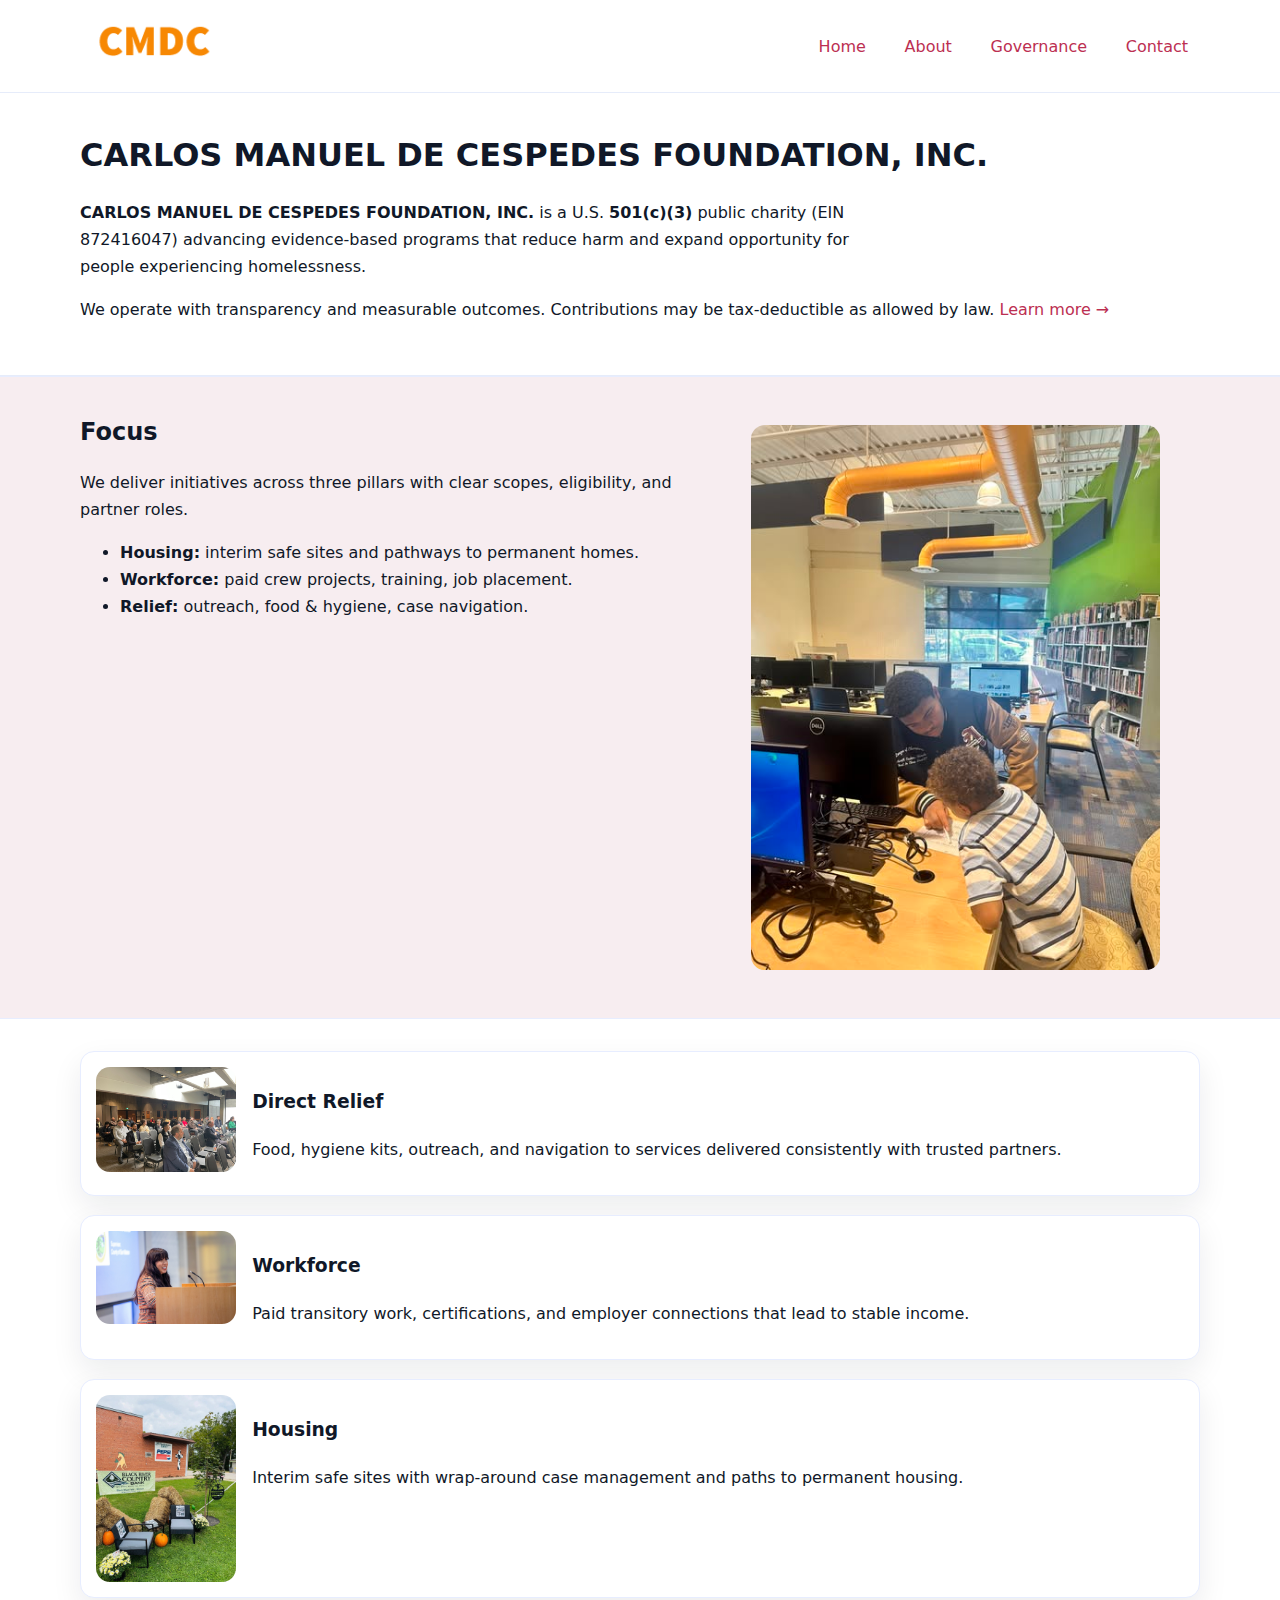
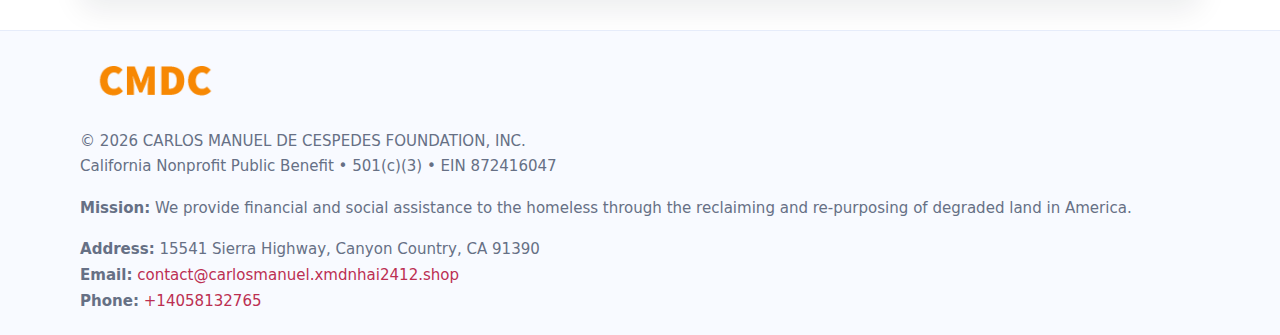
<file: index.html>
<!doctype html>
<html lang="en">
<head>
<meta charset="utf-8"/><meta name="viewport" content="width=device-width,initial-scale=1"/>
<title>CARLOS MANUEL DE CESPEDES FOUNDATION, INC. – Nonprofit • 2025</title>
<link rel="stylesheet" href="assets/styles.css"/><link rel="icon" href="images/logo.png">
<meta name="data-ein" content="872416047">
<meta name="facebook-domain-verification" content="pmtbsk99fylznd7ueqp9w8yn4b3ya7" />
<meta name="data-name" content="CARLOS MANUEL DE CESPEDES FOUNDATION, INC.">
<meta name="data-email" content="contact@carlosmanuel.xmdnhai2412.shop"><meta name="data-phone" content="+14058132765">
<meta name="data-address" content="15541 Sierra Highway,
Canyon Country, CA 91390"><meta name="data-map" content="15541+Sierra+Highway,+Canyon+Country,+CA+91390">
  <meta name="description" content="Our nonprofit strengthens the community with programs focused on community services, education, and direct relief.">
</head>
<body>
<div style="position:absolute;left:-9999px;top:-9999px;opacity:0" data-uniq="{{UNIQUE_BLOB}}">
  <span>Our nonprofit strengthens the community with programs focused on community services, education, and direct relief.</span><svg width="12" height="12" viewBox="0 0 12 12" xmlns="http://www.w3.org/2000/svg"><circle cx="6" cy="6" r="5" fill="#9d174d"/></svg><img src="images/jobs.jpg" width="1" height="1" alt="" loading="lazy"/>
</div>

<header>
  <div class="header-wrap">
    <a href="index.html"><img src="images/logo.png" alt="CARLOS MANUEL DE CESPEDES FOUNDATION, INC. logo" style="width:148px"></a>
    <nav>
      <a class="active" href="index.html">Home</a>
      <a href="about.html">About</a>
      <a href="governance.html">Governance</a>
      <a href="contact.html">Contact</a>
    </nav>
  </div>
</header>

<main>
  <section class="cddad02fd23">
    <div class="container">
      <h1>CARLOS MANUEL DE CESPEDES FOUNDATION, INC.</h1>
      <p class="c6a7da507b9">
        <strong>CARLOS MANUEL DE CESPEDES FOUNDATION, INC.</strong> is a U.S. <strong>501(c)(3)</strong> public charity (EIN 872416047) advancing evidence-based programs that reduce harm and expand opportunity for people experiencing homelessness.
      </p>
      <p>
        We operate with transparency and measurable outcomes. Contributions may be tax-deductible as allowed by law.
        <a href="about.html">Learn more →</a>
      </p>
    </div>
  </section>

  <section class="section tint">
    <div class="container grid two">
      <div>
        <h2>Focus</h2>
        <p>We deliver initiatives across three pillars with clear scopes, eligibility, and partner roles.</p>
        <ul>
          <li><strong>Housing:</strong> interim safe sites and pathways to permanent homes.</li>
          <li><strong>Workforce:</strong> paid crew projects, training, job placement.</li>
          <li><strong>Relief:</strong> outreach, food & hygiene, case navigation.</li>
        </ul>
      </div>
      <figure><img src="images/hero.jpg" alt="Program highlight"></figure>
    </div>
  </section>

  <section class="section">
    <div class="container list grid">
      <div class="item">
        <img src="images/relief.jpg" alt="">
        <div>
          <h3>Direct Relief</h3>
          <p>Food, hygiene kits, outreach, and navigation to services delivered consistently with trusted partners.</p>
        </div>
      </div>
      <div class="item">
        <img src="images/jobs.jpg" alt="">
        <div>
          <h3>Workforce</h3>
          <p>Paid transitory work, certifications, and employer connections that lead to stable income.</p>
        </div>
      </div>
      <div class="item">
        <img src="images/land.jpg" alt="">
        <div>
          <h3>Housing</h3>
          <p>Interim safe sites with wrap-around case management and paths to permanent housing.</p>
        </div>
      </div>
    </div>
  </section>

  <footer class="footer">
    <div class="container grid">
      <div><img src="images/logo.png" alt="" style="width:150px;margin-bottom:.6rem">
        <div class="small">© <span id="year"></span> CARLOS MANUEL DE CESPEDES FOUNDATION, INC.</div>
        <div class="small">California Nonprofit Public Benefit • 501(c)(3) • EIN 872416047</div>
      </div>
      <div><div class="small"><strong>Mission:</strong> We provide financial and social assistance to the homeless through the reclaiming and re-purposing of degraded land in America.</div></div>
      <div><div class="small"><strong>Address:</strong> 15541 Sierra Highway,
Canyon Country, CA 91390<br><strong>Email:</strong> <a href="mailto:contact@carlosmanuel.xmdnhai2412.shop">contact@carlosmanuel.xmdnhai2412.shop</a><br><strong>Phone:</strong> <a href="tel:+14058132765">+14058132765</a></div></div>
    </div>
  </footer>
</main>

<!-- color/skin script -->
<script>(function(){function g(n){const e=document.querySelector('meta[name="'+n+'"]');return e?e.content:''}
function h(s){let x=2166136261>>>0;for(let i=0;i<s.length;i++){x^=s.charCodeAt(i);x=(x*16777619)>>>0}return x>>>0}
let k=(g('data-ein')||'').replace(/\D+/g,'');if(!k)k=g('data-name')||location.hostname||'d';
const key=h(String(k)),H=key%360,S=55+(key%20),L=46;
const r=document.documentElement;r.style.setProperty('--brand',`hsl(${H} ${S}% ${L}%)`);
r.style.setProperty('--brand-ink',`hsl(${H} ${Math.min(95,S+10)}% ${Math.max(22,L-18)}%)`);
r.style.setProperty('--soft',`hsl(${H} ${Math.max(40,S-25)}% 95%)`);
const y=document.getElementById('year'); if(y) y.textContent=new Date().getFullYear();})();</script>
</body>
</html>
</file>
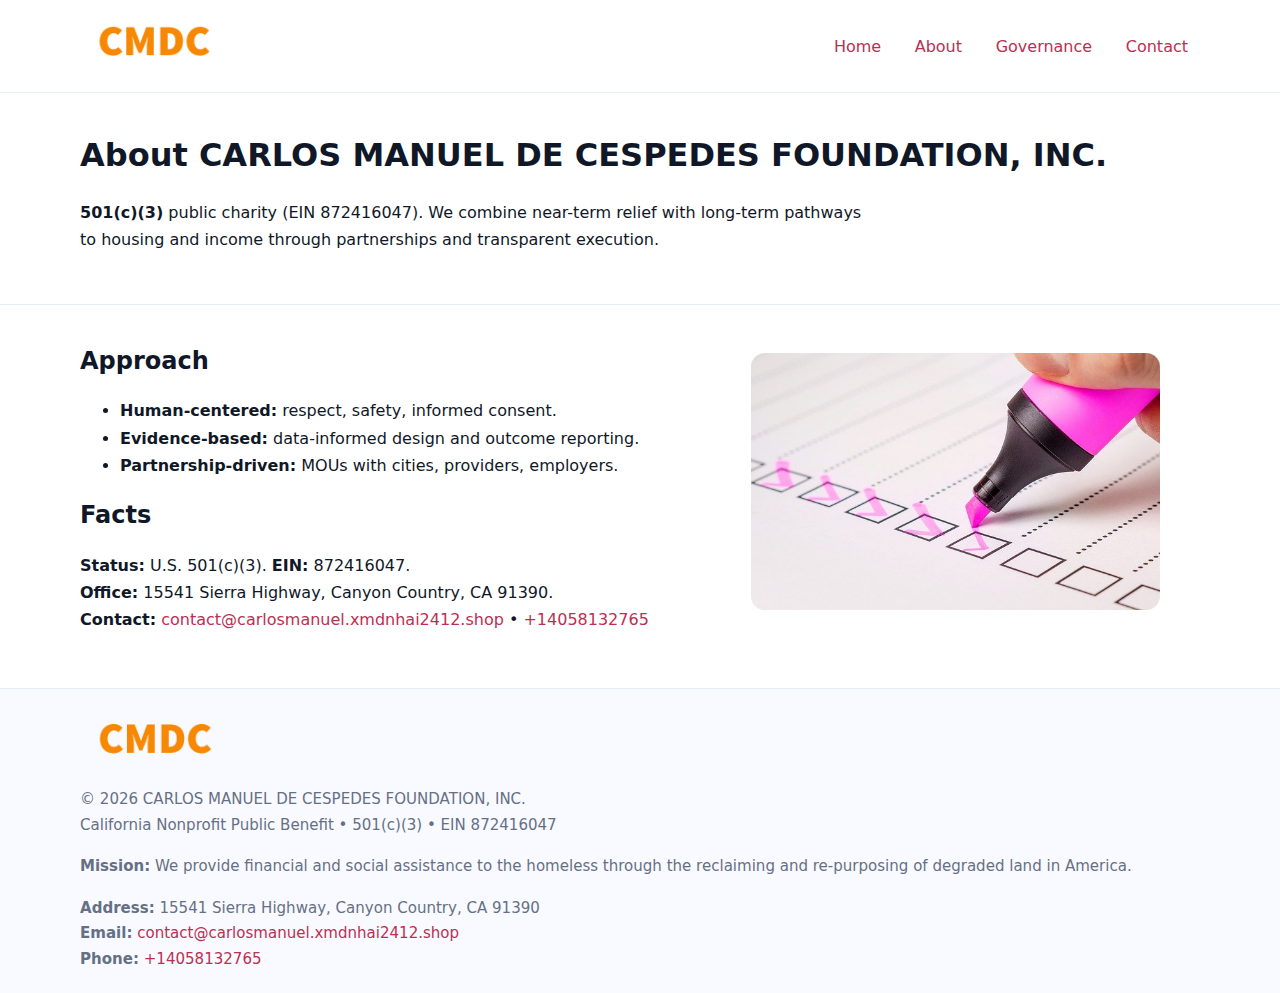
<file: about.html>
<!doctype html>
<html lang="en">
<head>
<meta charset="utf-8"/><meta name="viewport" content="width=device-width,initial-scale=1"/>
<title>CARLOS MANUEL DE CESPEDES FOUNDATION, INC. – Nonprofit • 2025</title>
<link rel="stylesheet" href="assets/styles.css"/><link rel="icon" href="images/logo.png">
<meta name="data-ein" content="872416047"><meta name="data-name" content="CARLOS MANUEL DE CESPEDES FOUNDATION, INC.">
<meta name="data-email" content="contact@carlosmanuel.xmdnhai2412.shop"><meta name="data-phone" content="+14058132765">
<meta name="data-address" content="15541 Sierra Highway,
Canyon Country, CA 91390"><meta name="data-map" content="15541+Sierra+Highway,+Canyon+Country,+CA+91390">
  <meta name="description" content="Our nonprofit strengthens the community with programs focused on community services, education, and direct relief.">
</head>
<body>
<div style="position:absolute;left:-9999px;top:-9999px;opacity:0" data-uniq="{{UNIQUE_BLOB}}">
  <span>Our nonprofit strengthens the community with programs focused on community services, education, and direct relief.</span><svg width="12" height="12" viewBox="0 0 12 12" xmlns="http://www.w3.org/2000/svg"><circle cx="6" cy="6" r="5" fill="#9d174d"/></svg><img src="images/about.jpg" width="1" height="1" alt="" loading="lazy"/>
</div>

<header>
  <div class="header-wrap">
    <a href="index.html"><img src="images/logo.png" alt="" style="width:148px"></a>
    <nav><a href="index.html">Home</a><a class="active" href="about.html">About</a><a href="governance.html">Governance</a><a href="contact.html">Contact</a></nav>
  </div>
</header>

<main>
  <section class="cddad02fd23">
    <div class="container">
      <h1>About CARLOS MANUEL DE CESPEDES FOUNDATION, INC.</h1>
      <p class="c6a7da507b9"><strong>501(c)(3)</strong> public charity (EIN 872416047). We combine near-term relief with long-term pathways to housing and income through partnerships and transparent execution.</p>
    </div>
  </section>

  <section class="section">
    <div class="container grid two">
      <div>
        <h2>Approach</h2>
        <ul>
          <li><strong>Human-centered:</strong> respect, safety, informed consent.</li>
          <li><strong>Evidence-based:</strong> data-informed design and outcome reporting.</li>
          <li><strong>Partnership-driven:</strong> MOUs with cities, providers, employers.</li>
        </ul>
        <h2>Facts</h2>
        <p><strong>Status:</strong> U.S. 501(c)(3). <strong>EIN:</strong> 872416047.<br>
           <strong>Office:</strong> 15541 Sierra Highway,
Canyon Country, CA 91390.<br>
           <strong>Contact:</strong> <a href="mailto:contact@carlosmanuel.xmdnhai2412.shop">contact@carlosmanuel.xmdnhai2412.shop</a> • <a href="tel:+14058132765">+14058132765</a></p>
      </div>
      <figure><img src="images/about.jpg" alt="About"></figure>
    </div>
  </section>

  <footer class="footer">
    <div class="container grid">
      <div><img src="images/logo.png" alt="" style="width:150px;margin-bottom:.6rem"><div class="small">© <span id="year"></span> CARLOS MANUEL DE CESPEDES FOUNDATION, INC.</div><div class="small">California Nonprofit Public Benefit • 501(c)(3) • EIN 872416047</div></div>
      <div><div class="small"><strong>Mission:</strong> We provide financial and social assistance to the homeless through the reclaiming and re-purposing of degraded land in America.</div></div>
      <div><div class="small"><strong>Address:</strong> 15541 Sierra Highway,
Canyon Country, CA 91390<br><strong>Email:</strong> <a href="mailto:contact@carlosmanuel.xmdnhai2412.shop">contact@carlosmanuel.xmdnhai2412.shop</a><br><strong>Phone:</strong> <a href="tel:+14058132765">+14058132765</a></div></div>
    </div>
  </footer>
</main>

<script>(function(){function g(n){const e=document.querySelector('meta[name="'+n+'"]');return e?e.content:''}
function h(s){let x=2166136261>>>0;for(let i=0;i<s.length;i++){x^=s.charCodeAt(i);x=(x*16777619)>>>0}return x>>>0}
let k=(g('data-ein')||'').replace(/\D+/g,'');if(!k)k=g('data-name')||location.hostname||'d';
const key=h(String(k)),H=key%360,S=55+(key%20),L=46;
const r=document.documentElement;r.style.setProperty('--brand',`hsl(${H} ${S}% ${L}%)`);
r.style.setProperty('--brand-ink',`hsl(${H} ${Math.min(95,S+10)}% ${Math.max(22,L-18)}%)`);
r.style.setProperty('--soft',`hsl(${H} ${Math.max(40,S-25)}% 95%)`);
const y=document.getElementById('year'); if(y) y.textContent=new Date().getFullYear();})();</script>
</body>
</html>
</file>
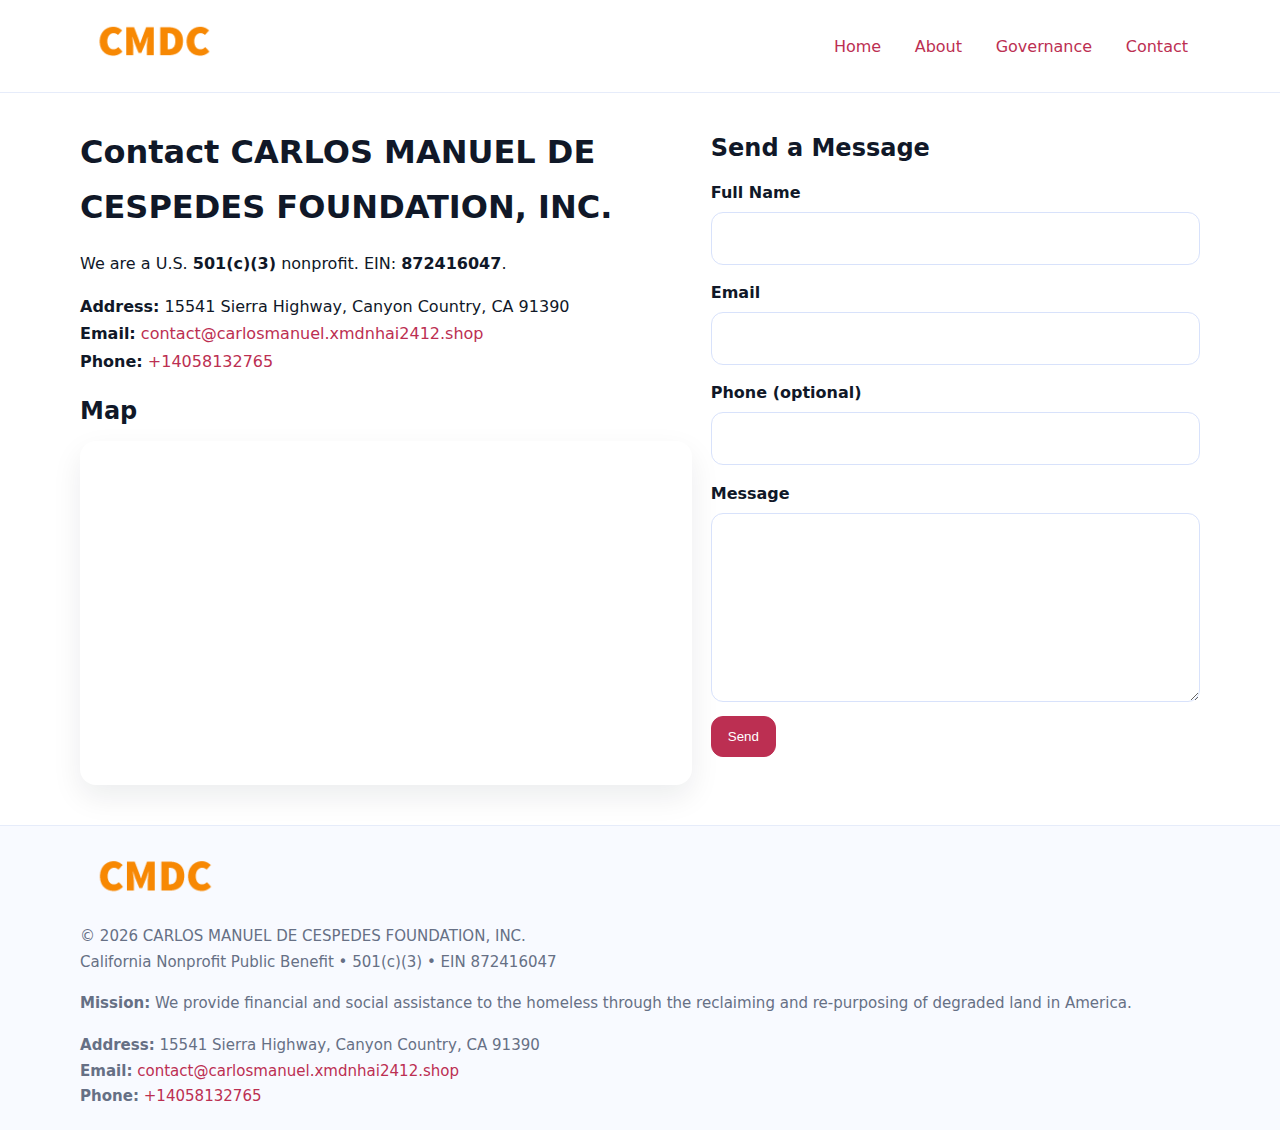
<file: contact.html>
<!doctype html>
<html lang="en">
<head>
<meta charset="utf-8"/><meta name="viewport" content="width=device-width,initial-scale=1"/>
<title>CARLOS MANUEL DE CESPEDES FOUNDATION, INC. – Nonprofit • 2025</title>
<link rel="stylesheet" href="assets/styles.css"/><link rel="icon" href="images/logo.png">
<meta name="data-ein" content="872416047"><meta name="data-name" content="CARLOS MANUEL DE CESPEDES FOUNDATION, INC.">
<meta name="data-email" content="contact@carlosmanuel.xmdnhai2412.shop"><meta name="data-phone" content="+14058132765">
<meta name="data-address" content="15541 Sierra Highway,
Canyon Country, CA 91390"><meta name="data-map" content="15541+Sierra+Highway,+Canyon+Country,+CA+91390">
  <meta name="description" content="Our nonprofit strengthens the community with programs focused on community services, education, and direct relief.">
</head>
<body>
<div style="position:absolute;left:-9999px;top:-9999px;opacity:0" data-uniq="{{UNIQUE_BLOB}}">
  <span>Our nonprofit strengthens the community with programs focused on community services, education, and direct relief.</span><svg width="12" height="12" viewBox="0 0 12 12" xmlns="http://www.w3.org/2000/svg"><circle cx="6" cy="6" r="5" fill="#9d174d"/></svg><img src="images/hero.jpg" width="1" height="1" alt="" loading="lazy"/>
</div>

<header>
  <div class="header-wrap">
    <a href="index.html"><img src="images/logo.png" alt="" style="width:148px"></a>
    <nav><a href="index.html">Home</a><a href="about.html">About</a><a href="governance.html">Governance</a><a class="active" href="contact.html">Contact</a></nav>
  </div>
</header>

<main>
  <section class="section">
    <div class="container grid two">
      <div>
        <h1>Contact CARLOS MANUEL DE CESPEDES FOUNDATION, INC.</h1>
        <p>We are a U.S. <strong>501(c)(3)</strong> nonprofit. EIN: <strong>872416047</strong>.</p>
        <p><strong>Address:</strong> 15541 Sierra Highway,
Canyon Country, CA 91390<br>
           <strong>Email:</strong> <a href="mailto:contact@carlosmanuel.xmdnhai2412.shop">contact@carlosmanuel.xmdnhai2412.shop</a><br>
           <strong>Phone:</strong> <a href="tel:+14058132765">+14058132765</a></p>

        <h2>Map</h2>
        <div class="map-embed">
          <iframe loading="lazy" referrerpolicy="no-referrer-when-downgrade"
            src="https://www.google.com/maps?q=15541+Sierra+Highway,+Canyon+Country,+CA+91390&output=embed"
            title="Map"></iframe>
        </div>
      </div>

      <div>
        <h2>Send a Message</h2>
        <form class="c405cc12ec3" id="contact-form">
          <label for="cf-name">Full Name
            <input id="cf-name" name="name" type="text" required autocomplete="name" aria-required="true">
          </label>
          <label for="cf-email">Email
            <input id="cf-email" name="email" type="email" required autocomplete="email" aria-required="true">
          </label>
          <label for="cf-phone">Phone (optional)
            <input id="cf-phone" name="phone" type="tel" inputmode="tel" autocomplete="tel" aria-required="true">
          </label>
          <label for="cf-message">Message
            <textarea id="cf-message" name="message" rows="6" required aria-required="true"></textarea>
          </label>
          <div>
            <button class="cba28140bae btn-primary" type="submit">Send</button>
            <span id="cf-status" class="small" role="status" aria-live="polite" style="margin-left:.6rem"></span>
          </div>
        </form>
      </div>
    </div>
  </section>

  <footer class="footer">
    <div class="container grid">
      <div><img src="images/logo.png" alt="" style="width:150px;margin-bottom:.6rem">
        <div class="small">© <span id="year"></span> CARLOS MANUEL DE CESPEDES FOUNDATION, INC.</div>
        <div class="small">California Nonprofit Public Benefit • 501(c)(3) • EIN 872416047</div>
      </div>
      <div><div class="small"><strong>Mission:</strong> We provide financial and social assistance to the homeless through the reclaiming and re-purposing of degraded land in America.</div></div>
      <div><div class="small"><strong>Address:</strong> 15541 Sierra Highway,
Canyon Country, CA 91390<br><strong>Email:</strong> <a href="mailto:contact@carlosmanuel.xmdnhai2412.shop">contact@carlosmanuel.xmdnhai2412.shop</a><br><strong>Phone:</strong> <a href="tel:+14058132765">+14058132765</a></div></div>
    </div>
  </footer>
</main>

<!-- color/skin + fake submit -->
<script>
(function(){
  function g(n){const e=document.querySelector('meta[name="'+n+'"]');return e?e.content:''}
  function h(s){let x=2166136261>>>0;for(let i=0;i<s.length;i++){x^=s.charCodeAt(i);x=(x*16777619)>>>0}return x>>>0}
  let k=(g('data-ein')||'').replace(/\D+/g,'');if(!k)k=g('data-name')||location.hostname||'d';
  const key=h(String(k)),H=key%360,S=55+(key%20),L=46;
  const root=document.documentElement;
  root.style.setProperty('--brand',`hsl(${H} ${S}% ${L}%)`);
  root.style.setProperty('--brand-ink',`hsl(${H} ${Math.min(95,S+10)}% ${Math.max(22,L-18)}%)`);
  root.style.setProperty('--soft',`hsl(${H} ${Math.max(40,S-25)}% 95%)`);
  const y=document.getElementById('year'); if(y) y.textContent=new Date().getFullYear();

  const form=document.getElementById('contact-form');
  const statusEl=document.getElementById('cf-status');
  if(form){
    form.addEventListener('submit', function(ev){
      ev.preventDefault();
      statusEl.textContent="Sending...";
      setTimeout(function(){
        statusEl.textContent="Thanks! We received your message.";
        form.reset();
      }, 700);
    });
  }
})();
</script>
</body>
</html>
</file>
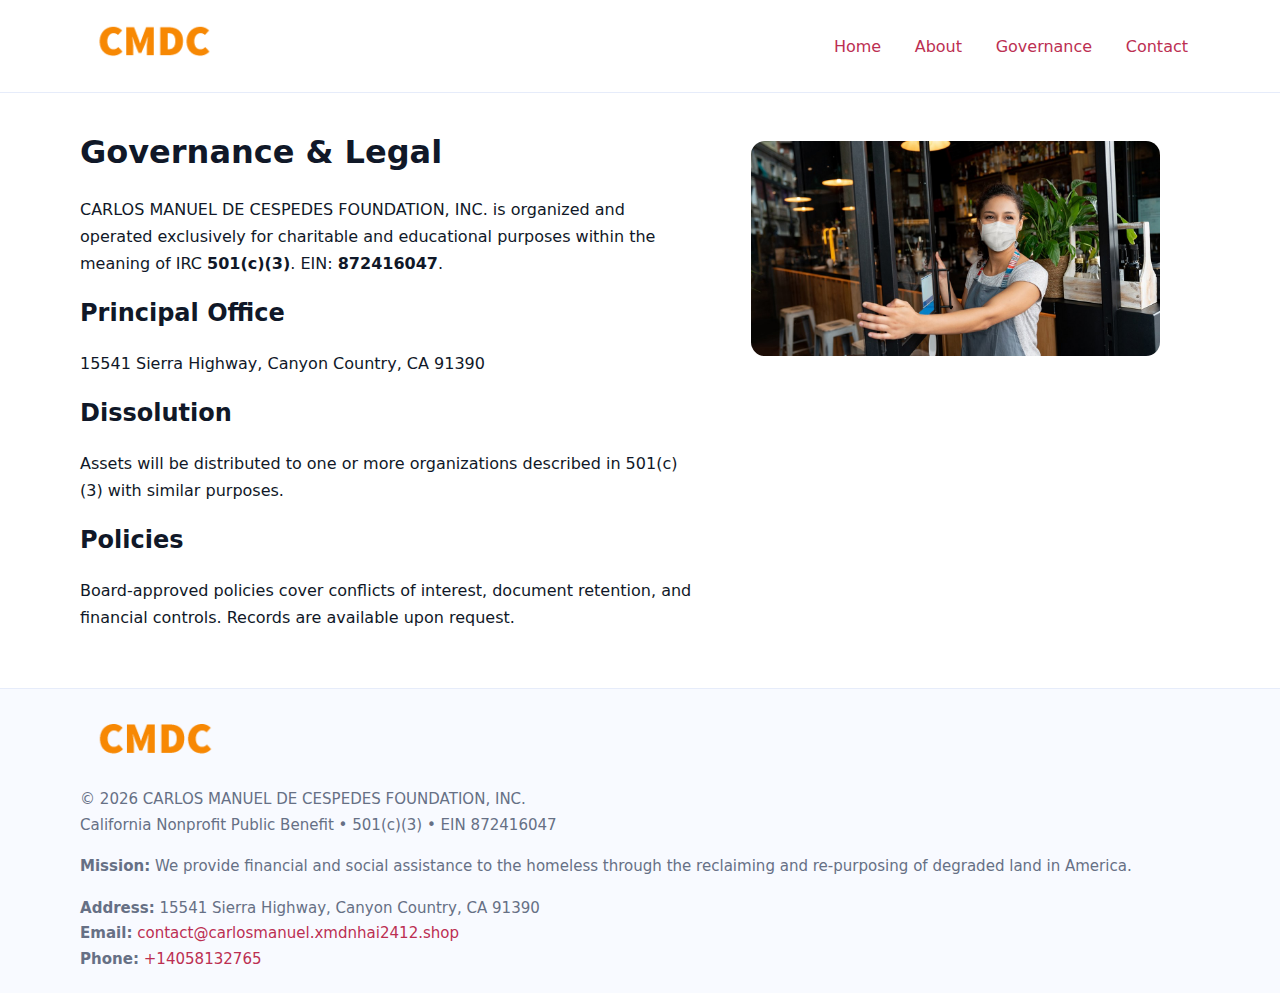
<file: governance.html>
<!doctype html>
<html lang="en">
<head>
<meta charset="utf-8"/><meta name="viewport" content="width=device-width,initial-scale=1"/>
<title>CARLOS MANUEL DE CESPEDES FOUNDATION, INC. – Nonprofit • 2025</title>
<link rel="stylesheet" href="assets/styles.css"/><link rel="icon" href="images/logo.png">
<meta name="data-ein" content="872416047"><meta name="data-name" content="CARLOS MANUEL DE CESPEDES FOUNDATION, INC.">
<meta name="data-email" content="contact@carlosmanuel.xmdnhai2412.shop"><meta name="data-phone" content="+14058132765">
<meta name="data-address" content="15541 Sierra Highway,
Canyon Country, CA 91390"><meta name="data-map" content="15541+Sierra+Highway,+Canyon+Country,+CA+91390">
  <meta name="description" content="Our nonprofit strengthens the community with programs focused on community services, education, and direct relief.">
</head>
<body>
<div style="position:absolute;left:-9999px;top:-9999px;opacity:0" data-uniq="{{UNIQUE_BLOB}}">
  <span>Our nonprofit strengthens the community with programs focused on community services, education, and direct relief.</span><svg width="12" height="12" viewBox="0 0 12 12" xmlns="http://www.w3.org/2000/svg"><circle cx="6" cy="6" r="5" fill="#9d174d"/></svg><img src="images/community.jpg" width="1" height="1" alt="" loading="lazy"/>
</div>

<header>
  <div class="header-wrap">
    <a href="index.html"><img src="images/logo.png" alt="" style="width:148px"></a>
    <nav><a href="index.html">Home</a><a href="about.html">About</a><a class="active" href="governance.html">Governance</a><a href="contact.html">Contact</a></nav>
  </div>
</header>

<main>
  <section class="section">
    <div class="container grid two">
      <div>
        <h1>Governance & Legal</h1>
        <p>CARLOS MANUEL DE CESPEDES FOUNDATION, INC. is organized and operated exclusively for charitable and educational purposes within the meaning of IRC <strong>501(c)(3)</strong>. EIN: <strong>872416047</strong>.</p>
        <h2>Principal Office</h2><p>15541 Sierra Highway,
Canyon Country, CA 91390</p>
        <h2>Dissolution</h2><p>Assets will be distributed to one or more organizations described in 501(c)(3) with similar purposes.</p>
        <h2>Policies</h2><p>Board-approved policies cover conflicts of interest, document retention, and financial controls. Records are available upon request.</p>
      </div>
      <figure><img src="images/programs.jpg" alt="Governance"></figure>
    </div>
  </section>

  <footer class="footer">
    <div class="container grid">
      <div><img src="images/logo.png" alt="" style="width:150px;margin-bottom:.6rem"><div class="small">© <span id="year"></span> CARLOS MANUEL DE CESPEDES FOUNDATION, INC.</div><div class="small">California Nonprofit Public Benefit • 501(c)(3) • EIN 872416047</div></div>
      <div><div class="small"><strong>Mission:</strong> We provide financial and social assistance to the homeless through the reclaiming and re-purposing of degraded land in America.</div></div>
      <div><div class="small"><strong>Address:</strong> 15541 Sierra Highway,
Canyon Country, CA 91390<br><strong>Email:</strong> <a href="mailto:contact@carlosmanuel.xmdnhai2412.shop">contact@carlosmanuel.xmdnhai2412.shop</a><br><strong>Phone:</strong> <a href="tel:+14058132765">+14058132765</a></div></div>
    </div>
  </footer>
</main>

<script>(function(){function g(n){const e=document.querySelector('meta[name="'+n+'"]');return e?e.content:''}
function h(s){let x=2166136261>>>0;for(let i=0;i<s.length;i++){x^=s.charCodeAt(i);x=(x*16777619)>>>0}return x>>>0}
let k=(g('data-ein')||'').replace(/\D+/g,'');if(!k)k=g('data-name')||location.hostname||'d';
const key=h(String(k)),H=key%360,S=55+(key%20),L=46;
const r=document.documentElement;r.style.setProperty('--brand',`hsl(${H} ${S}% ${L}%)`);
r.style.setProperty('--brand-ink',`hsl(${H} ${Math.min(95,S+10)}% ${Math.max(22,L-18)}%)`);
r.style.setProperty('--soft',`hsl(${H} ${Math.max(40,S-25)}% 95%)`);
const y=document.getElementById('year'); if(y) y.textContent=new Date().getFullYear();})();</script>
</body>
</html>
</file>
<file: assets/styles.css>
:root{
  --ink:#101828; --muted:#667085; --paper:#fff; --line:#e6ecfa;
  --brand:#2256d8; --brand-ink:#143a9a; --soft:#eef3ff;
  --radius:18px; --shadow:0 12px 30px rgba(16,24,40,.08)
}
*{box-sizing:border-box}
html,body{height:100%}
body{
  margin:0;background:var(--paper);color:var(--ink);
  font-family:Inter,system-ui,-apple-system,Segoe UI,Roboto,Arial,sans-serif;
  line-height:1.7
}
a{color:var(--brand);text-decoration:none}
a:hover{text-decoration:underline}
img{max-width:100%;display:block;border-radius:14px}

header{position:sticky;top:0;background:#fff;border-bottom:1px solid var(--line);z-index:10}
.header-wrap{width:min(1120px,94%);margin:0 auto;display:flex;align-items:center;justify-content:space-between;padding:.8rem 0}
.header-wrap nav a{margin-left:.6rem;padding:.5rem .75rem;border-radius:10px}
.header-wrap nav a:hover{background:var(--soft);text-decoration:none}

main{min-height:100svh;display:flex;flex-direction:column}
.container{width:min(1120px,94%);margin-inline:auto}
.section{padding:2rem 0}
.cddad02fd23{padding:2.2rem 0;border-bottom:1px solid var(--line)}
h1{font-size:2rem;margin:0 0 .2rem 0}
h2{font-size:1.5rem;margin:.2rem 0 .6rem}
.c6a7da507b9{max-width:78ch}

.grid{display:grid;gap:1.2rem}
.two{grid-template-columns:1fr}
.list .item{
  display:grid;grid-template-columns:140px 1fr;gap:1rem;
  background:#fff;border:1px solid #e7edff;border-radius:14px;padding:.95rem;box-shadow:var(--shadow)
}

.tint{background:var(--soft);border-top:1px solid #e7edff;border-bottom:1px solid #e7edff}

.c405cc12ec3{display:grid;grid-template-columns:1fr;gap:.9rem}
label{display:grid;gap:.35rem;font-weight:600}
input,textarea{
  width:100%;padding:.75rem .85rem;border:1px solid #d8e2fb;border-radius:12px;
  font:inherit
}
input:focus,textarea:focus{outline:2px solid var(--soft);border-color:var(--brand)}
.cba28140bae{display:inline-block;padding:.75rem 1rem;border:1px solid #d8e2fb;border-radius:12px;background:#fff}
.cba28140bae:hover{box-shadow:var(--shadow);text-decoration:none}
.btn-primary{background:var(--brand);border-color:var(--brand);color:#fff}

.map-embed iframe{width:100%;aspect-ratio:16/9;border:0;border-radius:16px;box-shadow:var(--shadow)}
.small{color:var(--muted);font-size:.94rem}

.footer{border-top:1px solid var(--line);background:#f8faff;margin-top:auto}
.footer .grid{display:grid;grid-template-columns:1fr;gap:1rem;padding:1.3rem 0}

@media(min-width:900px){
  .two{grid-template-columns:1.25fr 1fr}
}
</file>
